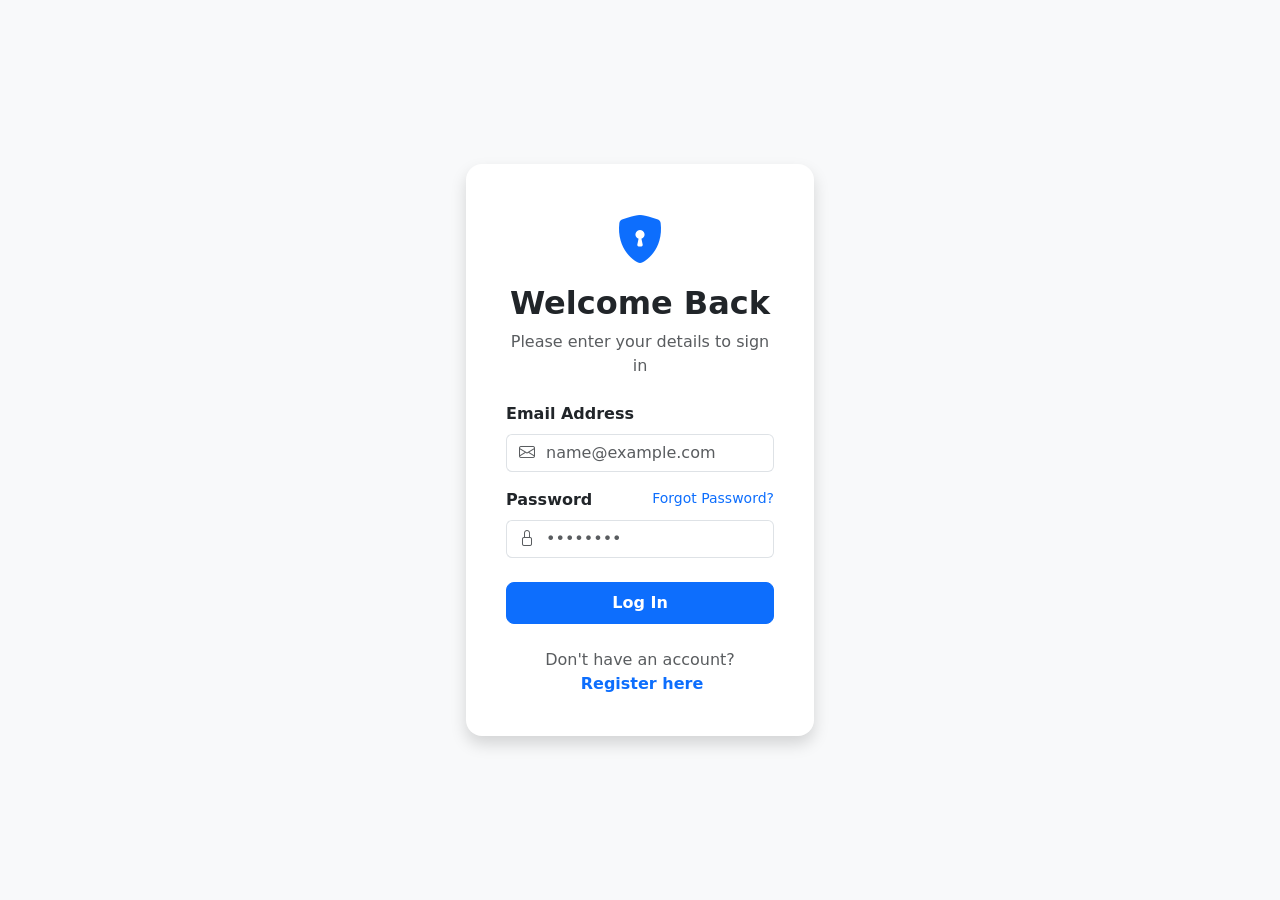
<file: login.html>
<!DOCTYPE html>
<html lang="en">
<head>
    <meta charset="UTF-8">
    <meta name="viewport" content="width=device-width, initial-scale=1.0">
    <title>Login Page</title>
    <link href="https://cdn.jsdelivr.net/npm/bootstrap@5.3.3/dist/css/bootstrap.min.css" rel="stylesheet" integrity="sha384-QWTKZyjpPEjISv5WaRU9OFeRpok6YctnYmDr5pNlyT2bRjXh0JMhjY6hW+ALEwIH" crossorigin="anonymous">
    <link rel="stylesheet" href="https://cdn.jsdelivr.net/npm/bootstrap-icons@1.11.3/font/bootstrap-icons.min.css">
    
    <style>
        body {
            background-color: #f8f9fa;
            height: 100vh;
        }
        .login-container {
            height: 100%;
            display: flex;
            align-items: center;
            justify-content: center;
        }
        .card {
            border: none;
            border-radius: 1rem;
            box-shadow: 0 0.5rem 1rem rgba(0, 0, 0, 0.15);
        }
    </style>
</head>
<body>

    <div class="container login-container">
        <div class="row w-100 justify-content-center">
            <div class="col-md-6 col-lg-4">
                <div class="card p-4">
                    <div class="card-body">
                        <div class="text-center mb-4">
                            <i class="bi bi-shield-lock-fill text-primary" style="font-size: 3rem;"></i>
                            <h2 class="fw-bold mt-2">Welcome Back</h2>
                            <p class="text-muted text-sm">Please enter your details to sign in</p>
                        </div>

                        <form action="#" method="POST">
                            <div class="mb-3">
                                <label for="email" class="form-label fw-semibold">Email Address</label>
                                <div class="input-group">
                                    <span class="input-group-text bg-white border-end-0"><i class="bi bi-envelope text-muted"></i></span>
                                    <input type="email" class="form-control border-start-0 ps-0" id="email" name="email" placeholder="name@example.com" required autocomplete="email">
                                </div>
                            </div>

                            <div class="mb-4">
                                <div class="d-flex justify-content-between">
                                    <label for="password" class="form-label fw-semibold">Password</label>
                                    <a href="#" class="text-decoration-none small">Forgot Password?</a>
                                </div>
                                <div class="input-group">
                                    <span class="input-group-text bg-white border-end-0"><i class="bi bi-lock text-muted"></i></span>
                                    <input type="password" class="form-control border-start-0 ps-0" id="password" name="password" placeholder="••••••••" required autocomplete="current-password">
                                </div>
                            </div>

                            <div class="d-grid gap-2 mb-3">
                                <a href="index.html" type="submit" class="btn btn-primary btn-lg fw-semibold fs-6">Log In</a>
                            </div>

                            <div class="text-center mt-4">
                                <span class="text-muted">Don't have an account?</span>
                                <a href="#" class="text-decoration-none fw-semibold ms-1">Register here</a>
                            </div>
                        </form>
                    </div>
                </div>
            </div>
        </div>
    </div>

    <script src="https://cdn.jsdelivr.net/npm/bootstrap@5.3.3/dist/js/bootstrap.bundle.min.js" integrity="sha384-YvpcrYf0tY3lHB60NNkmXc5s9fDVZLESaAA55NDzOxhy9GkcIdslK1eN7N6jIeHz" crossorigin="anonymous"></script>
</body>
</html>
</file>
